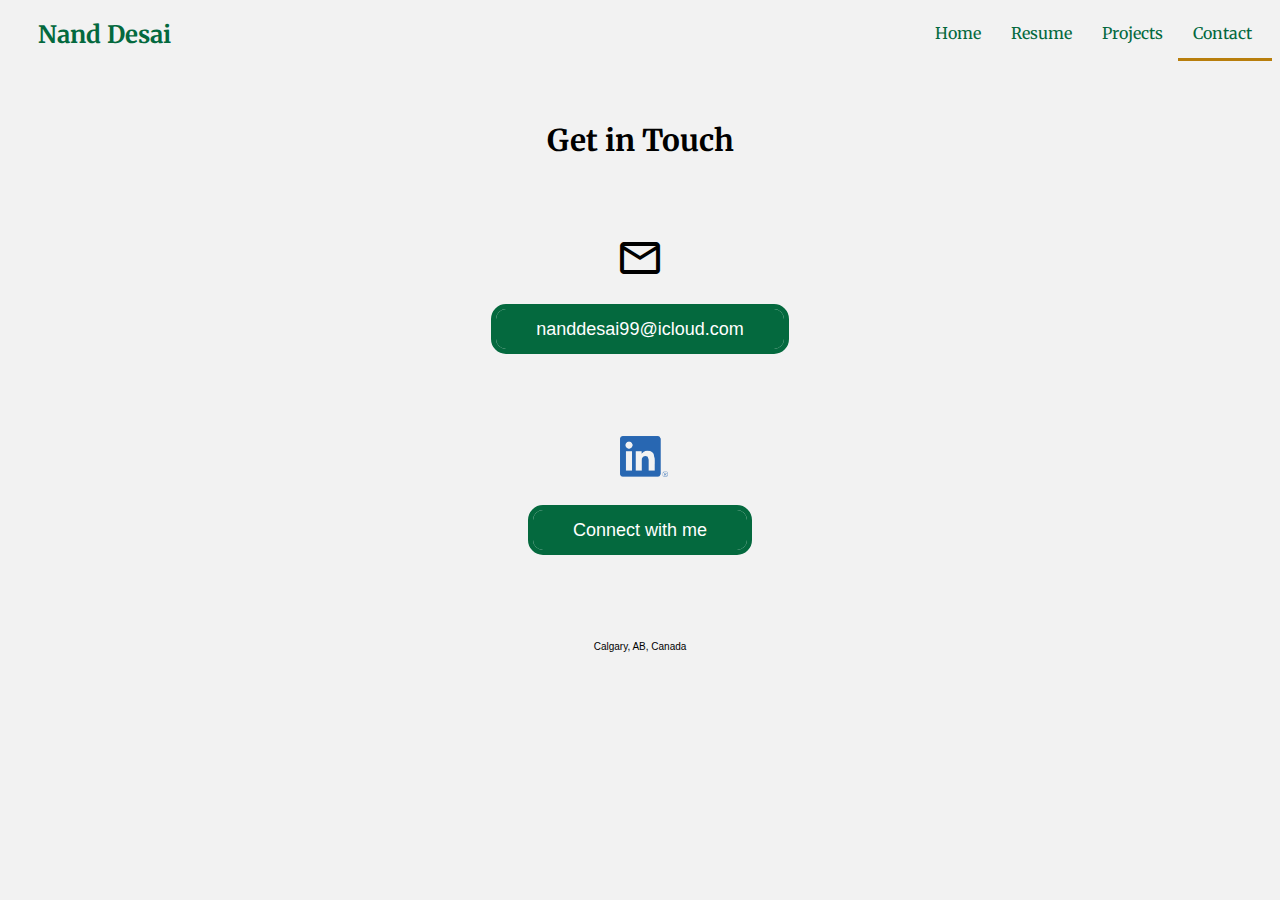
<file: contact.html>
<!-- Nand Desai, Business Card website, HTML file for contact page -->
<!DOCTYPE html>
<html lang="en-CA">
<meta name="viewport" content="width=device-width, initial-scale=1">
<head>
  <!-- Google tag (gtag.js) -->
<script async src="https://www.googletagmanager.com/gtag/js?id=G-M0N6STV147"></script>
<script>
  window.dataLayer = window.dataLayer || [];
  function gtag(){dataLayer.push(arguments);}
  gtag('js', new Date());

  gtag('config', 'G-M0N6STV147');
</script>
<link rel="stylesheet" href="nand-desai-style.css">
<link href="https://fonts.googleapis.com/icon?family=Material+Icons"
      rel="stylesheet">
<link rel="preconnect" href="https://fonts.gstatic.com">
<link href="https://fonts.googleapis.com/css2?family=Merriweather&family=Open+Sans&display=swap" rel="stylesheet">
<title>Nand Desai</title>
</head>
<body>
  <div class="nav">
    <div class="innernav">
      <div class="main-title">Nand Desai</div>
      <a href="index.html" class="navlinks">Home</a>
      <a href="resume.html" class="navlinks">Resume</a>
      <a href="projects.html" class="navlinks">Projects</a>
      <a href="contact.html" class="navlinks active" style="padding-right:20px">Contact</a>
    </div>
  </div>
  <div style="text-align:center;">
    <div class="getintouch">Get in Touch</div>
    <div class="emailicon">
      <span class="material-icons md-48">mail_outline</span>
    </div>
    <div style="padding-top: 10px;">
      <a href="mailto:nanddesai99@icloud.com" class=contactlink>nanddesai99@icloud.com</a>
    </div>
    <div class="linkedin">
      <img src="LI-In-Bug.png" width="48px" class="linkedinlogo"></img>
    </div>
    <div style="padding-top: 10px;">
      <a href="https://www.linkedin.com/in/nandd" target="_blank" rel="noopener noreferrer" class=contactlink>Connect with me</a>
    </div>
  </div>
    <div class="location">Calgary, AB, Canada</div>

    <!-- Bottom navi bar -->
    <div class="float-nav">
      <div class="float-nav-back">
        <a href="index.html" class="float-navlinks">Home</a>
        <a href="resume.html" class="float-navlinks">Resume</a>
        <a href="projects.html" class="float-navlinks">Projects</a>
        <a href="contact.html" class="float-navlinks float-active">Contact</a>
      </div>
    </div>
</body>
</html>
</file>
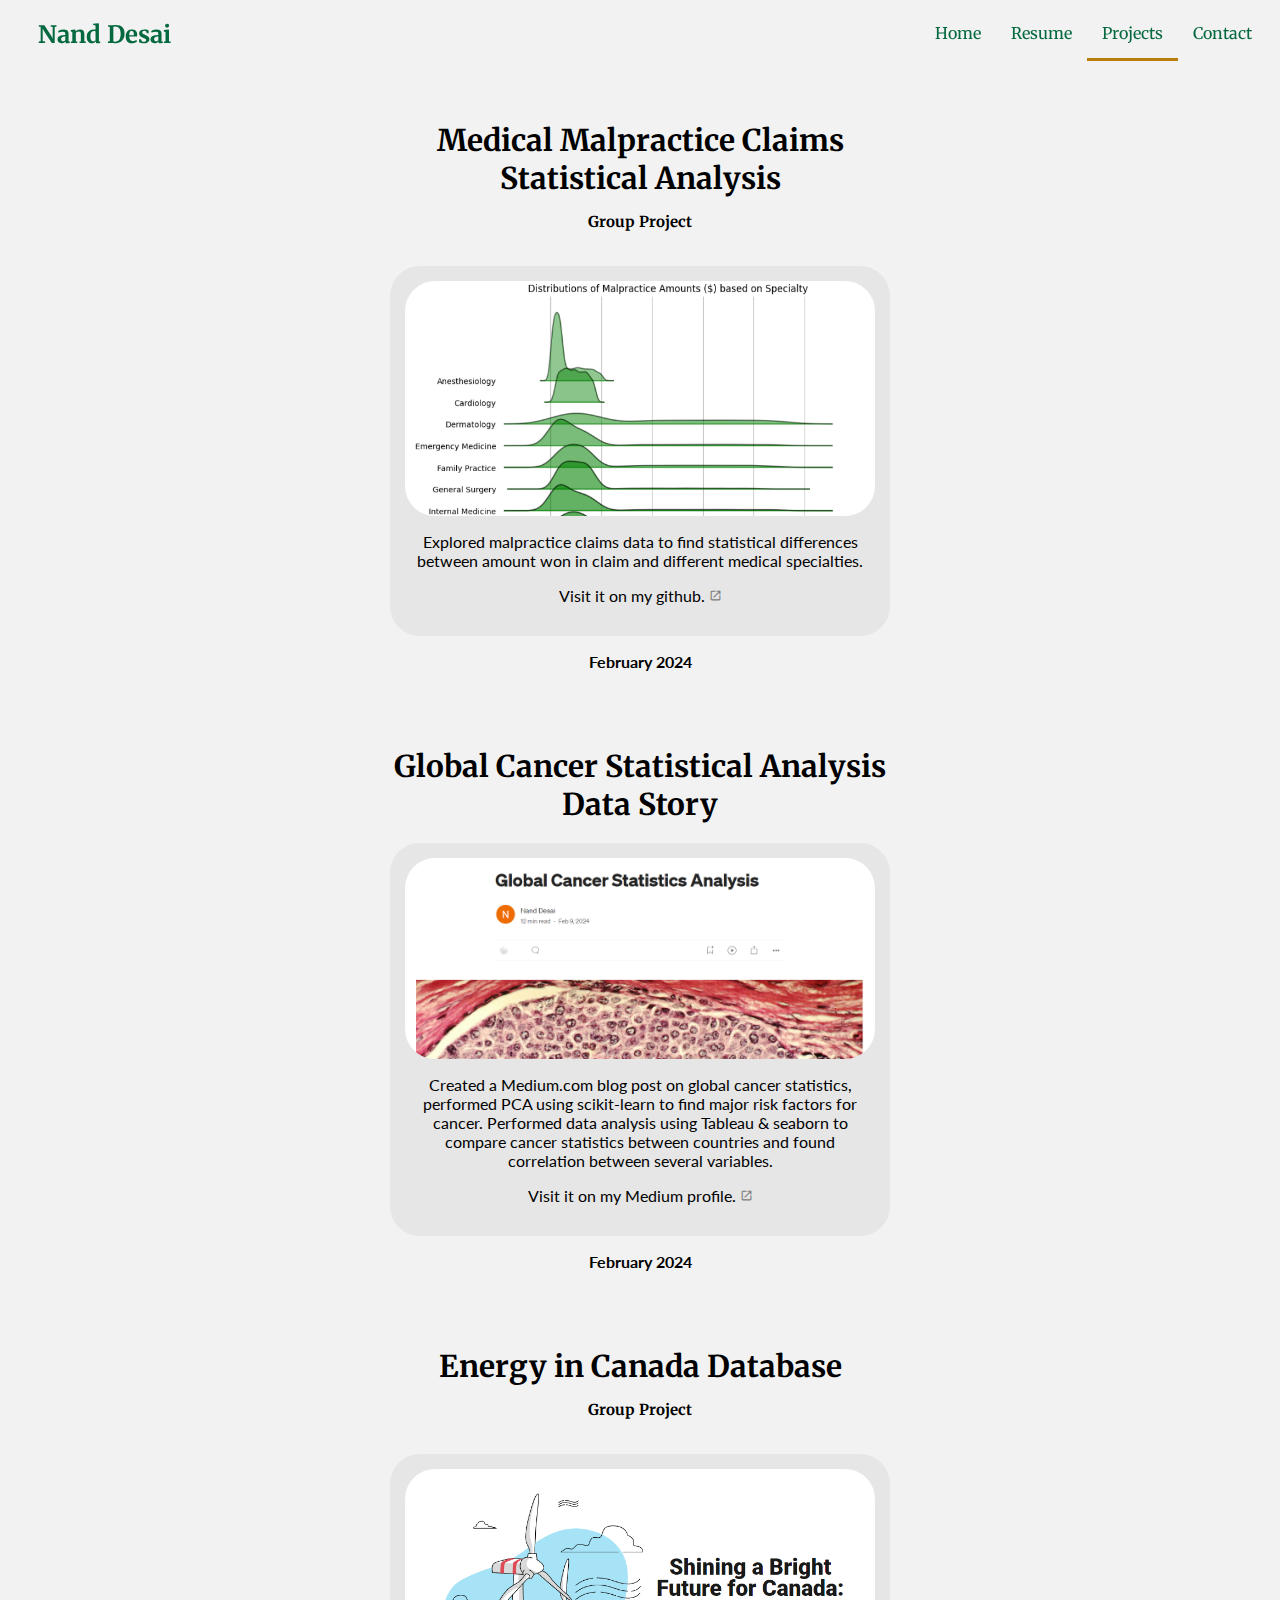
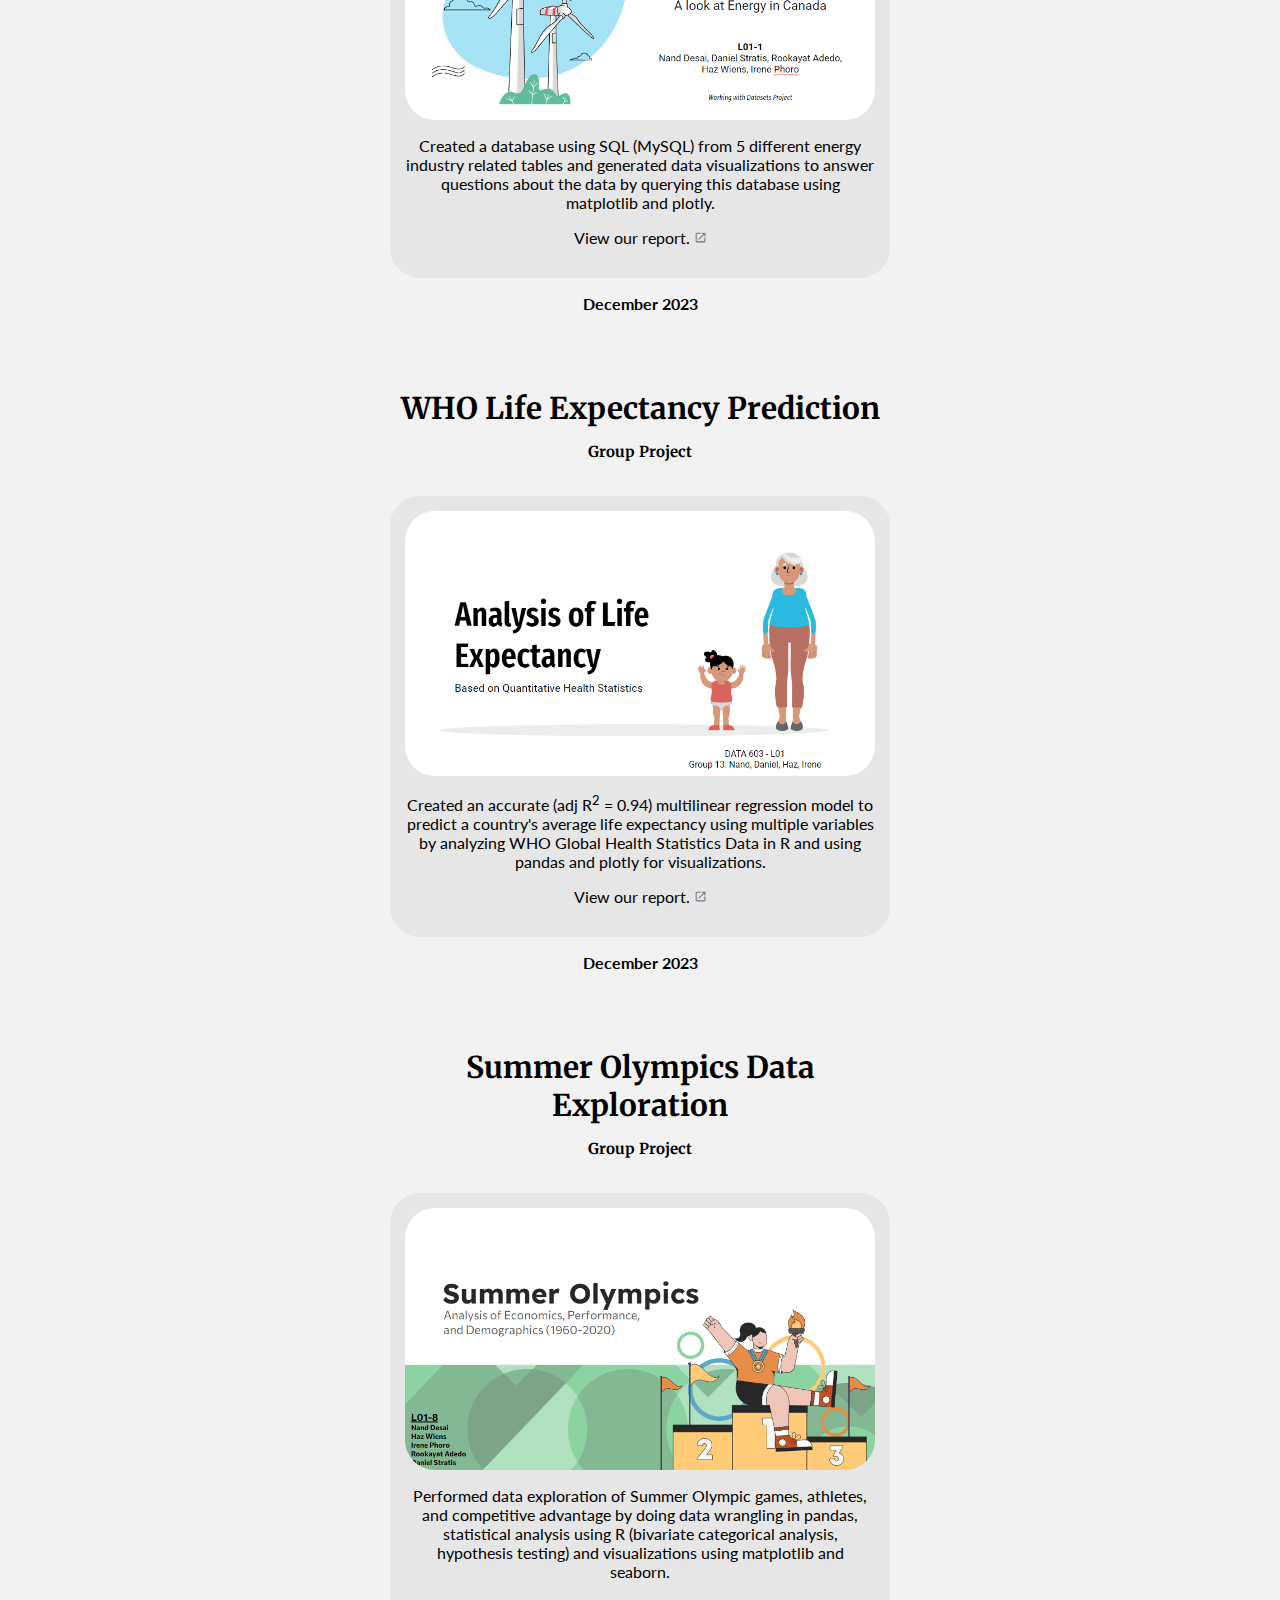
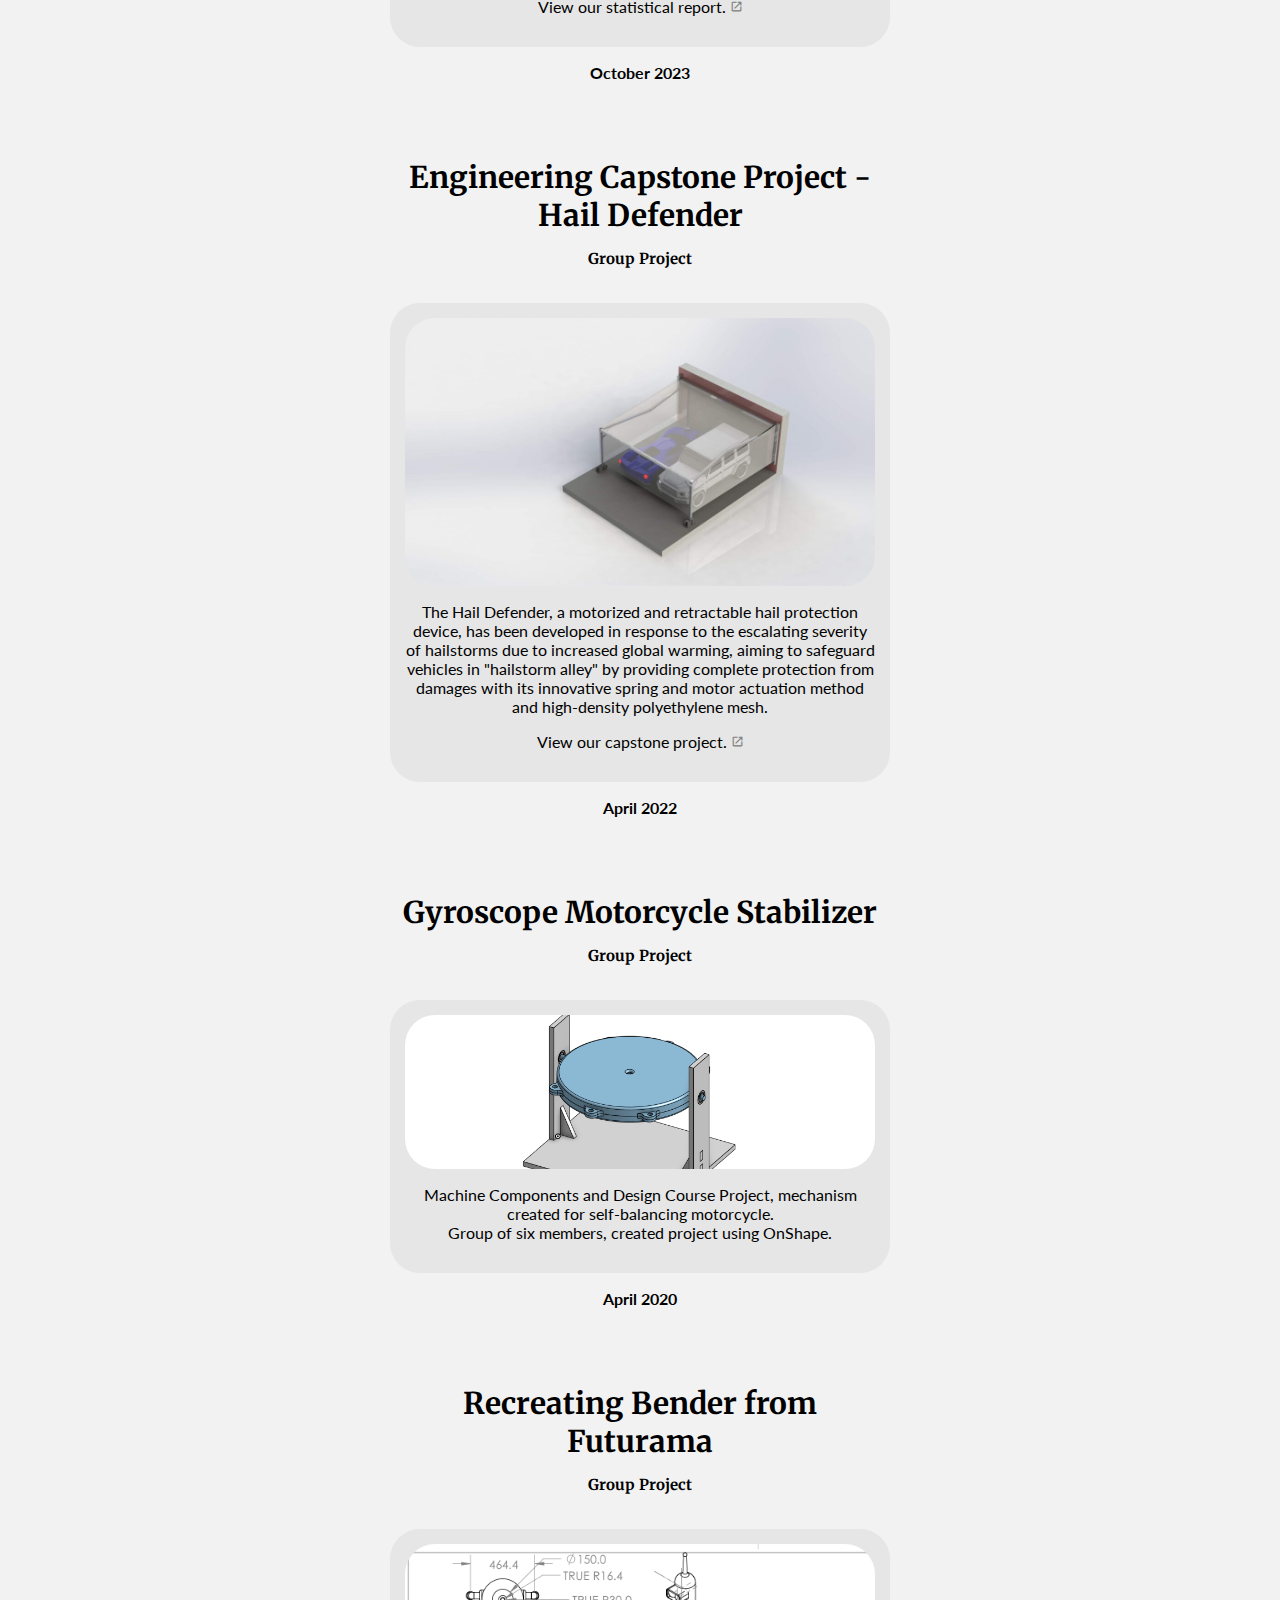
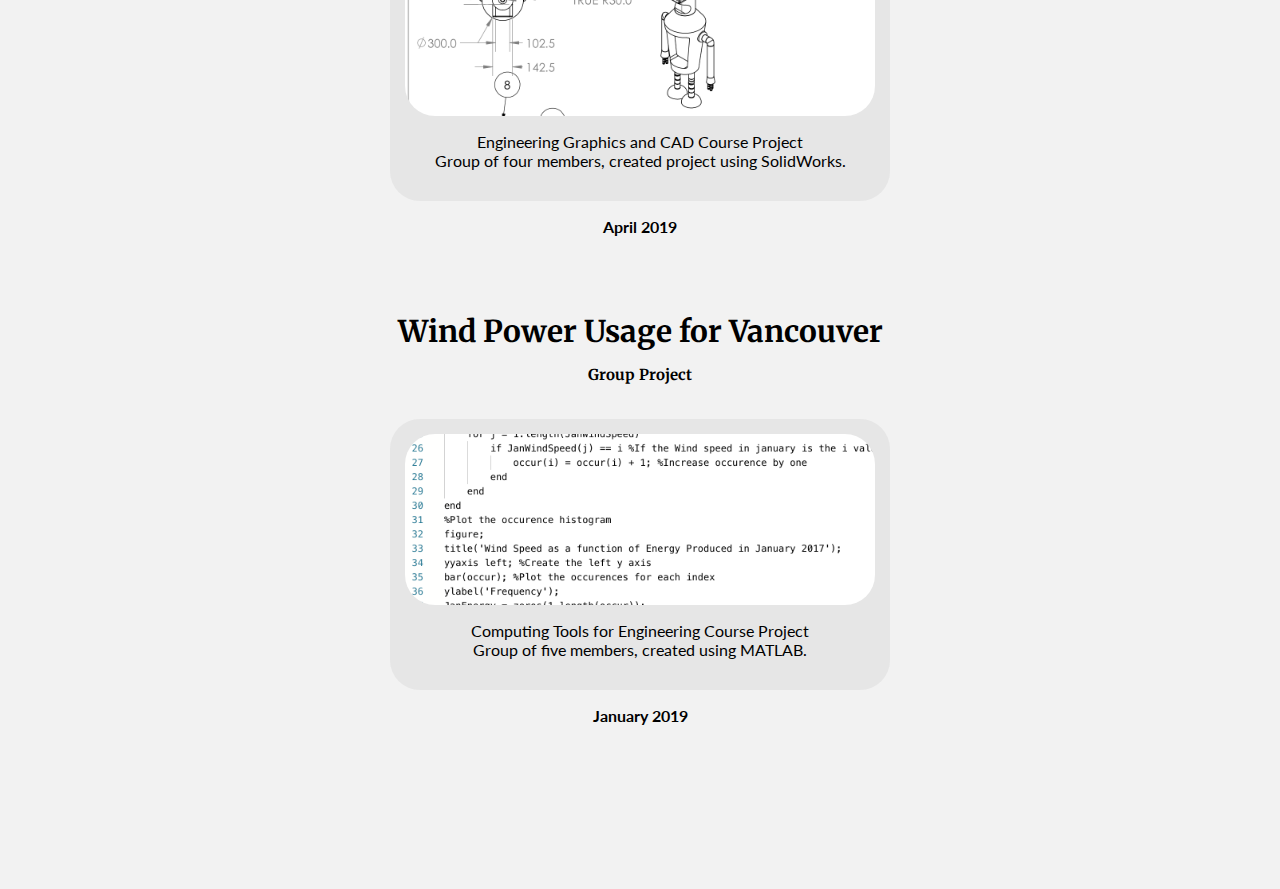
<file: projects.html>
<!-- Nand Desai, Business Card website, HTML file for projects page -->
<!DOCTYPE html>
<html lang="en-CA">
<meta name="viewport" content="width=device-width, initial-scale=1">
<head>
  <!-- Google tag (gtag.js) -->
<script async src="https://www.googletagmanager.com/gtag/js?id=G-M0N6STV147"></script>
<script>
  window.dataLayer = window.dataLayer || [];
  function gtag(){dataLayer.push(arguments);}
  gtag('js', new Date());

  gtag('config', 'G-M0N6STV147');
</script>
<link rel="stylesheet" href="nand-desai-style.css">
<link rel="stylesheet" href="https://fonts.googleapis.com/icon?family=Material+Icons">
<link href="https://fonts.googleapis.com/css2?family=Merriweather&family=Open+Sans&display=swap" rel="stylesheet">
<link rel="preconnect" href="https://fonts.googleapis.com">
<link rel="preconnect" href="https://fonts.gstatic.com" crossorigin>
<link href="https://fonts.googleapis.com/css2?family=Lato:ital,wght@0,100;0,300;0,400;0,700;0,900;1,100;1,300;1,400;1,700;1,900&display=swap" rel="stylesheet">
<title>Nand Desai</title>
</head>
<body>
  <div class="nav">
    <div class="innernav">
      <div class="main-title">Nand Desai</div>
      <a href="index.html" class="navlinks">Home</a>
      <a href="resume.html" class="navlinks">Resume</a>
      <a href="projects.html" class="navlinks active">Projects</a>
      <a href="contact.html" class="navlinks" style="padding-right:20px">Contact</a>
    </div>
  </div>
  <!-- Projects start -->
  <div class="resume-page">

    <!-- malpractice project -->
    <h1 class="resumeheaders">Medical Malpractice Claims Statistical Analysis<p style="text-align: center;font-size: 15px;">Group Project</p></h1>

    <div class="resumeblobs">
      <img src="malpractice.png" class="project-img"></img>
      <p>Explored malpractice claims data to find statistical differences between amount won in claim and different medical specialties. </p>
      <p>Visit it on my github. <a href="https://github.com/nand-desai/Data-606-Final-Project" target="_blank" style="text-decoration:none; color:gray;"><span class="material-icons md-13 icon-size">open_in_new</span></a> 
    </div>
    <p class="years">February 2024</p>
    
    <!-- Cancer project -->
    <h1 class="resumeheaders">Global Cancer Statistical Analysis Data Story</h1>

    <div class="resumeblobs">
      <img src="cancer.png" class="project-img"></img>
      <p>Created a Medium.com blog post on global cancer statistics, performed PCA using scikit-learn to find major risk factors for cancer. Performed data analysis using Tableau & seaborn to compare cancer statistics between countries and found correlation between several variables. </p>
      <p>Visit it on my Medium profile. <a href="https://medium.com/@nandsquare1999/global-cancer-statistics-analysis-940088e54e1c" target="_blank" style="text-decoration:none; color:gray;"><span class="material-icons md-13 icon-size">open_in_new</span></a> 
    </div>
    <p class="years">February 2024</p>

    <!-- Energy in Canada project -->
    <h1 class="resumeheaders">Energy in Canada Database<p style="text-align: center;font-size: 15px;">Group Project</p></h1>

    <div class="resumeblobs">
      <img src="energy.png" class="project-img"></img>
      <p> Created a database using SQL (MySQL) from 5 different energy industry related tables and generated data visualizations to 
        answer questions about the data by querying this database using matplotlib and plotly. </p>
      <p>View our report. <a href="https://drive.google.com/file/d/179un5_uJoQSjT_nd8KvA89I_2OK4vVD5/view?usp=sharing" target="_blank" style="text-decoration:none; color:gray;"><span class="material-icons md-13 icon-size">open_in_new</span></a> 
    </div>
    <p class="years">December 2023</p>
   
    <!-- WHO project -->
    <h1 class="resumeheaders">WHO Life Expectancy Prediction<p style="text-align: center;font-size: 15px;">Group Project</p></h1>

    <div class="resumeblobs">
      <img src="who.png" class="project-img"></img>
      <p> Created an accurate (adj R<sup>2</sup> = 0.94) multilinear regression model to predict a country's average life expectancy using multiple 
        variables by analyzing WHO Global Health Statistics Data in R and using pandas and plotly for visualizations. </p>
      <p>View our report. <a href="DATA603-Project_code.html" target="_blank" style="text-decoration:none; color:gray;"><span class="material-icons md-13 icon-size">open_in_new</span></a> 
    </div>
    <p class="years">December 2023</p>

     <!-- Summer olympic project -->
     <h1 class="resumeheaders">Summer Olympics Data Exploration<p style="text-align: center;font-size: 15px;">Group Project</p></h1>

     <div class="resumeblobs">
       <img src="summerolympic.png" class="project-img"></img>
       <p>Performed data exploration of Summer Olympic games, athletes, and competitive advantage by doing data wrangling in pandas, 
        statistical analysis using R (bivariate categorical analysis, hypothesis testing) and visualizations using matplotlib and seaborn.</p>
       <p>View our statistical report. <a href="https://drive.google.com/file/d/1flvpDUkAPu0qCraDHi-W4jt3TfTGy7TL/view?usp=sharing" target="_blank" style="text-decoration:none; color:gray;"><span class="material-icons md-13 icon-size">open_in_new</span></a> 
     </div>
     <p class="years">October 2023</p>

     <!-- Capstone project -->
    <h1 class="resumeheaders">Engineering Capstone Project - Hail Defender<p style="text-align: center;font-size: 15px;">Group Project</p></h1>

    <div class="resumeblobs">
      <img src="haildefender.jpg" class="project-img"></img>

      </p>The Hail Defender, a motorized and retractable hail protection device, has been developed in response to the escalating severity of hailstorms due to increased global warming, aiming to safeguard vehicles in "hailstorm alley" by providing complete protection from damages with its innovative spring and motor actuation method and high-density polyethylene mesh.</p>
      <p>View our capstone project. <a href="https://engineeringdesignfair.ucalgary.ca/entrepreneurial/hail-defender/" target="_blank" style="text-decoration:none; color:gray;"><span class="material-icons md-13 icon-size">open_in_new</span></a> 
    </div>
    <p class="years">April 2022</p>

    <!-- Self-balancing cycle -->
    <h1 class="resumeheaders">Gyroscope Motorcycle Stabilizer<p style="text-align: center;font-size: 15px;">Group Project</p></h1>

    <div class="resumeblobs">
      <img src="gyro.png" class="project-img"></img>

      </p>Machine Components and Design Course Project, mechanism created for self-balancing motorcycle.<br>Group of six members, created project using OnShape.</p>
    </div>
    <p class="years">April 2020</p>

    <!-- Bender from Futurama -->
    <h1 class="resumeheaders">Recreating Bender from Futurama<p style="text-align: center;font-size: 15px;">Group Project</p></h1>

    <div class="resumeblobs">
      <img src="bender.png" class="project-img"></img>

      </p>Engineering Graphics and CAD Course Project<br>Group of four members, created project using SolidWorks.</p>
    </div>
    <p class="years">April 2019</p>

    <!-- Wind Power -->
    <h1 class="resumeheaders">Wind Power Usage for Vancouver<p style="text-align: center;font-size: 15px;">Group Project</p></h1>

    <div class="resumeblobs">
      <img src="matlab.png" class="project-img"></img>

      </p>Computing Tools for Engineering Course Project<br>Group of five members, created using MATLAB.</p>
    </div>
    <p class="years">January 2019</p>

  </div>

  <div style="padding:70px;">
  </div>

  <!-- Bottom navi bar -->
  <div class="float-nav">
    <div class="float-nav-back">
      <a href="index.html" class="float-navlinks">Home</a>
      <a href="resume.html" class="float-navlinks">Resume</a>
      <a href="projects.html" class="float-navlinks float-active">Projects</a>
      <a href="contact.html" class="float-navlinks">Contact</a>
    </div>
  </div>
</body>
</html>
</file>
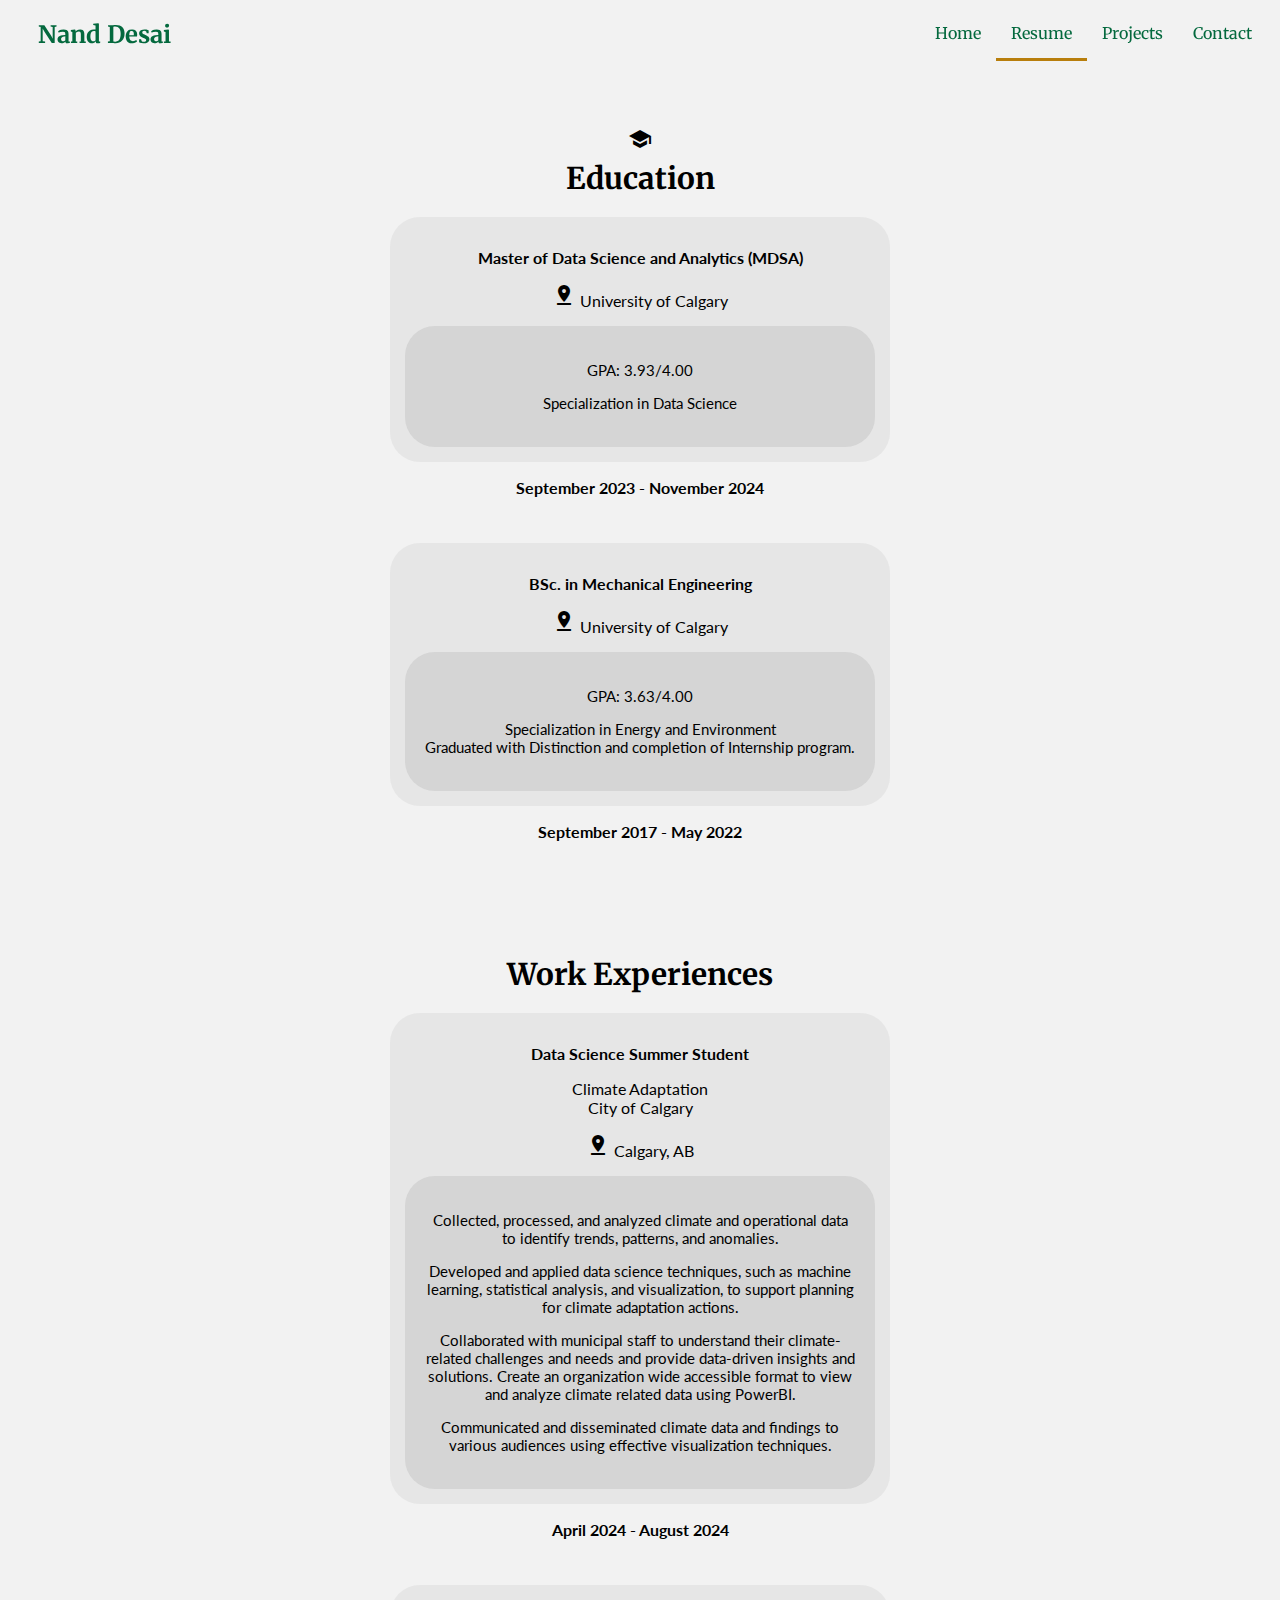
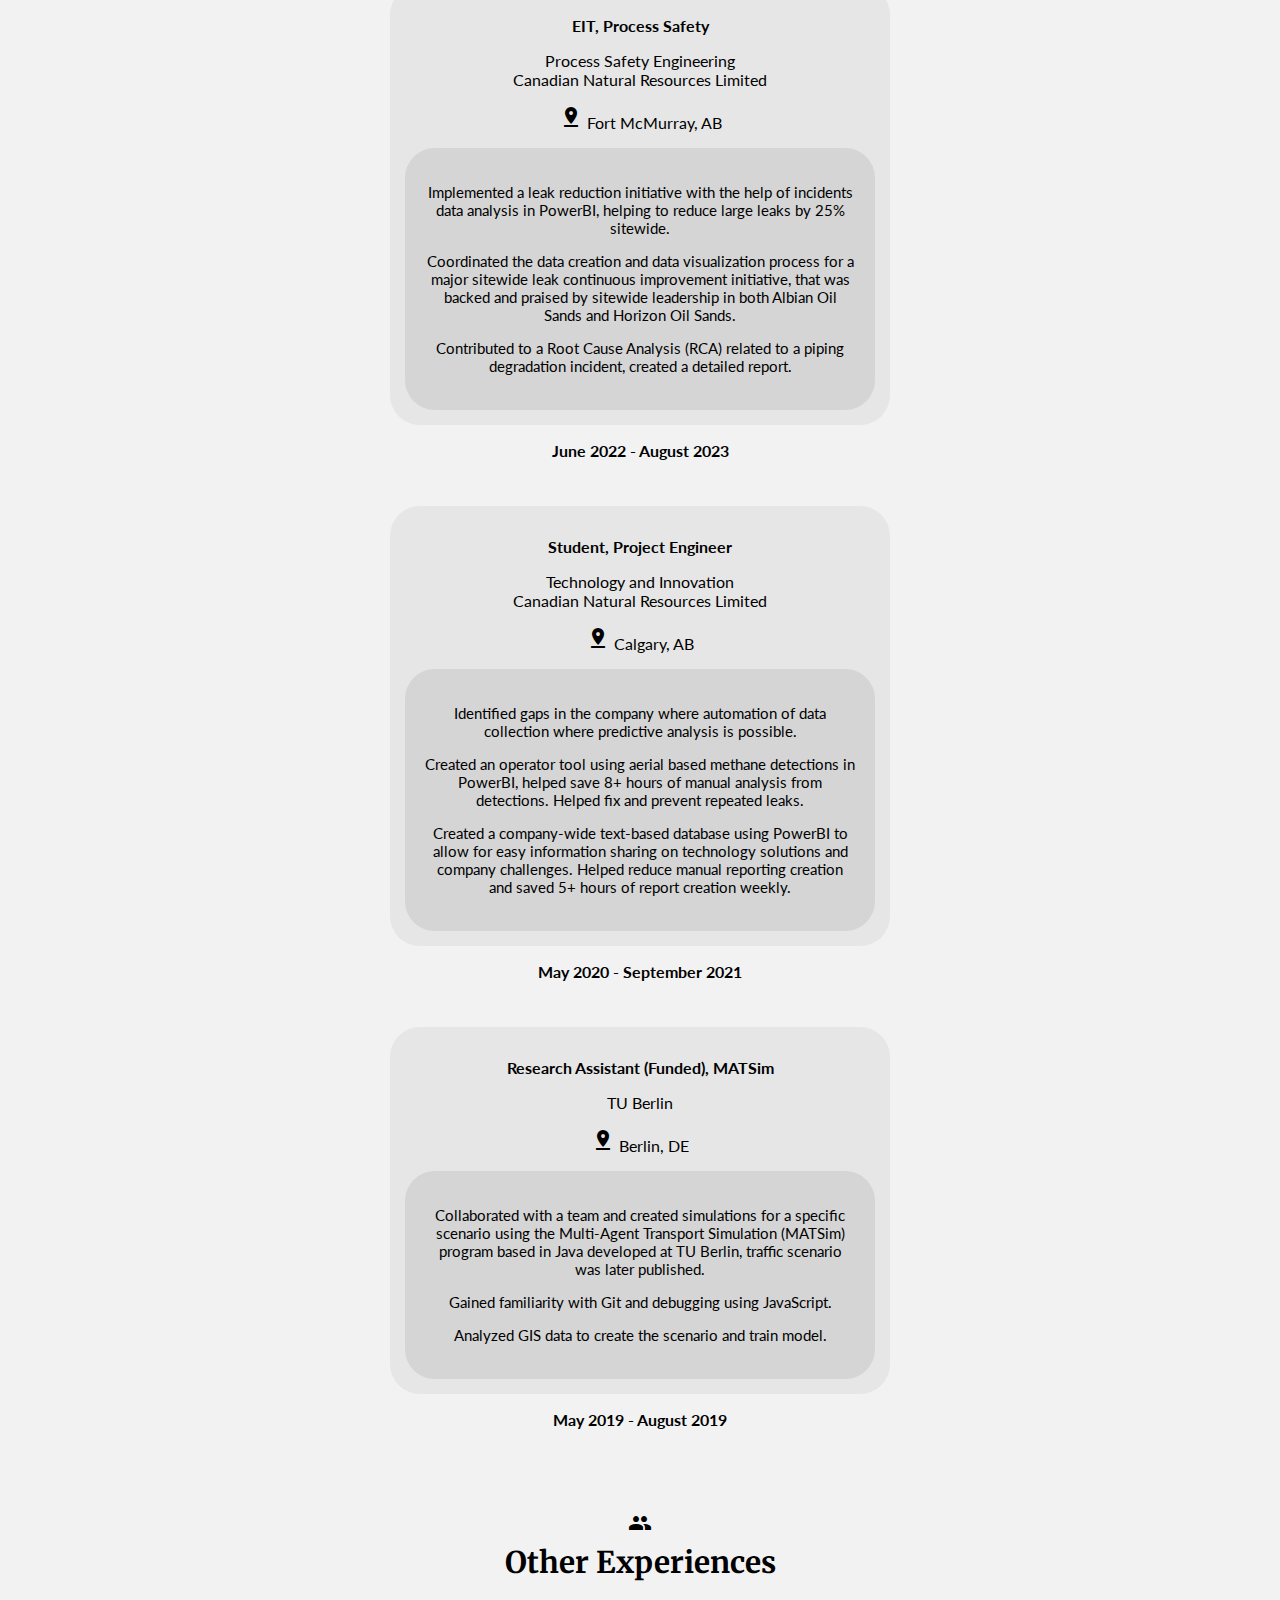
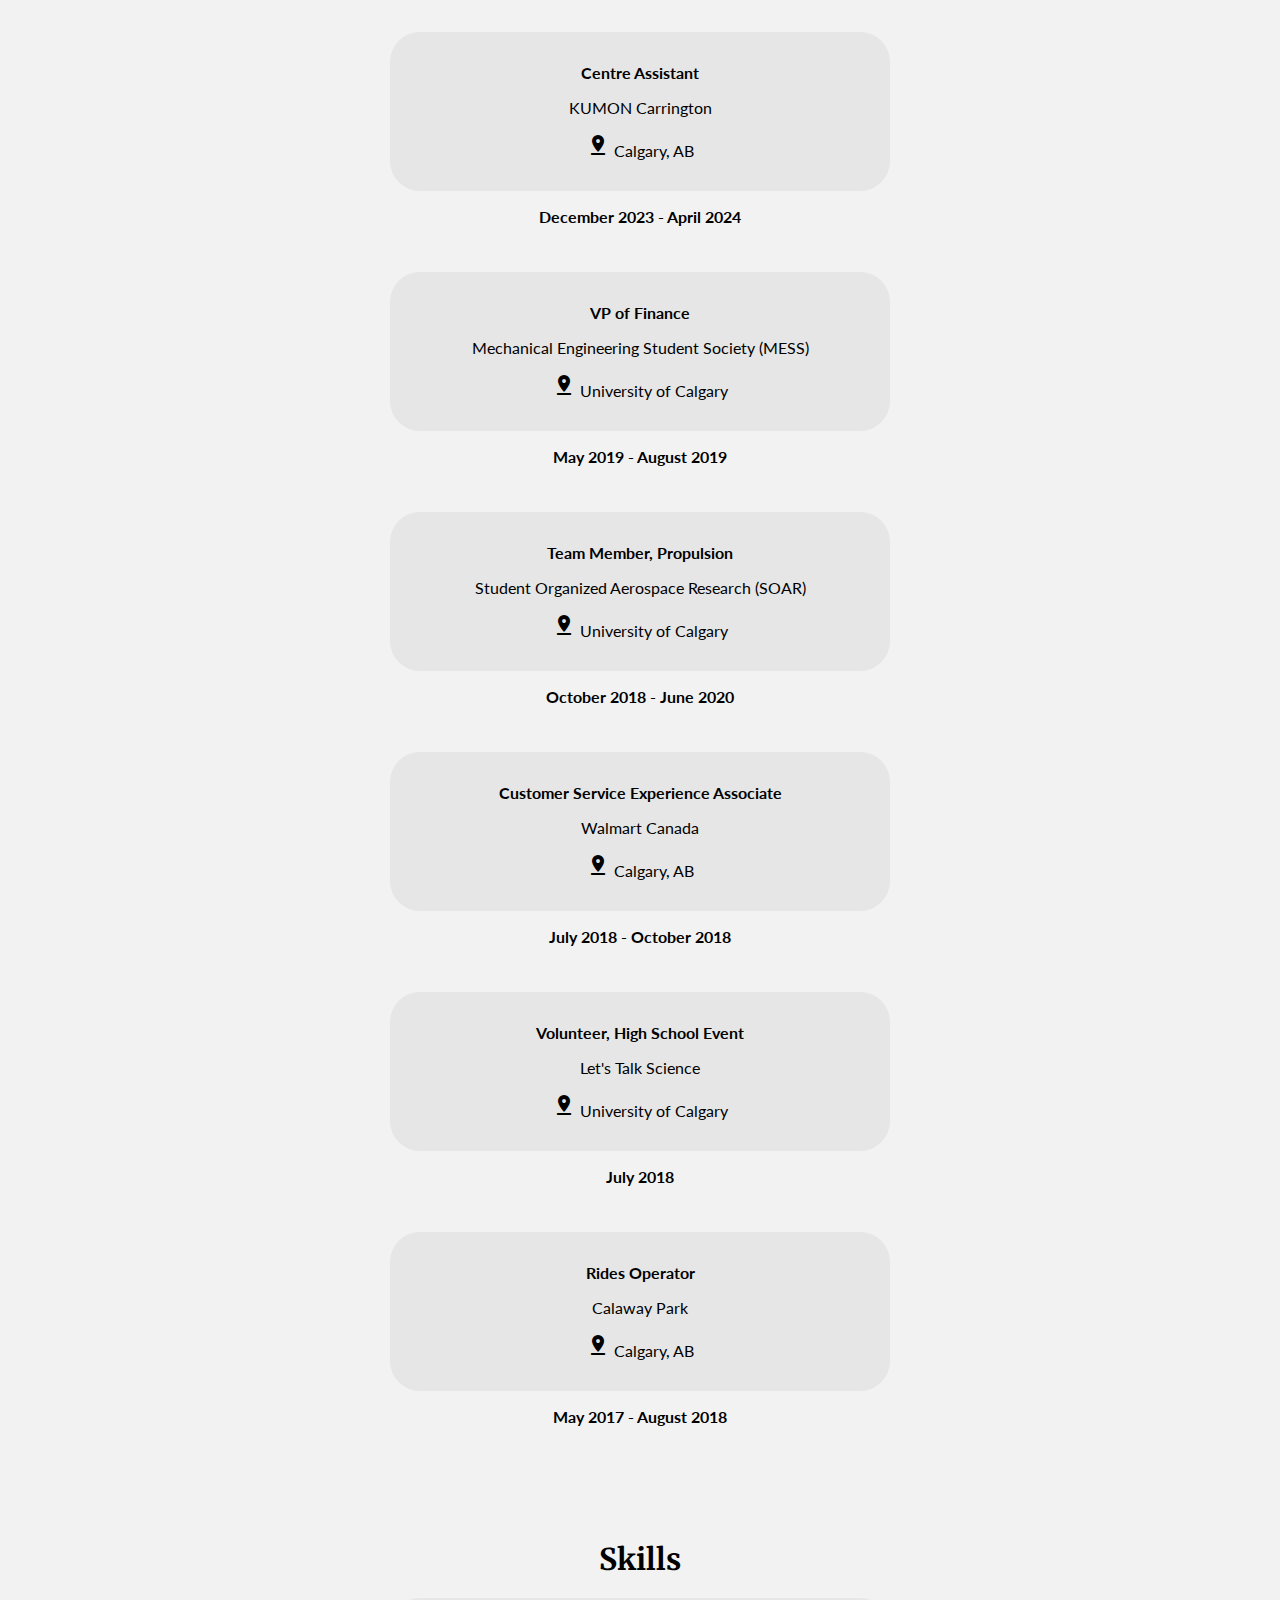
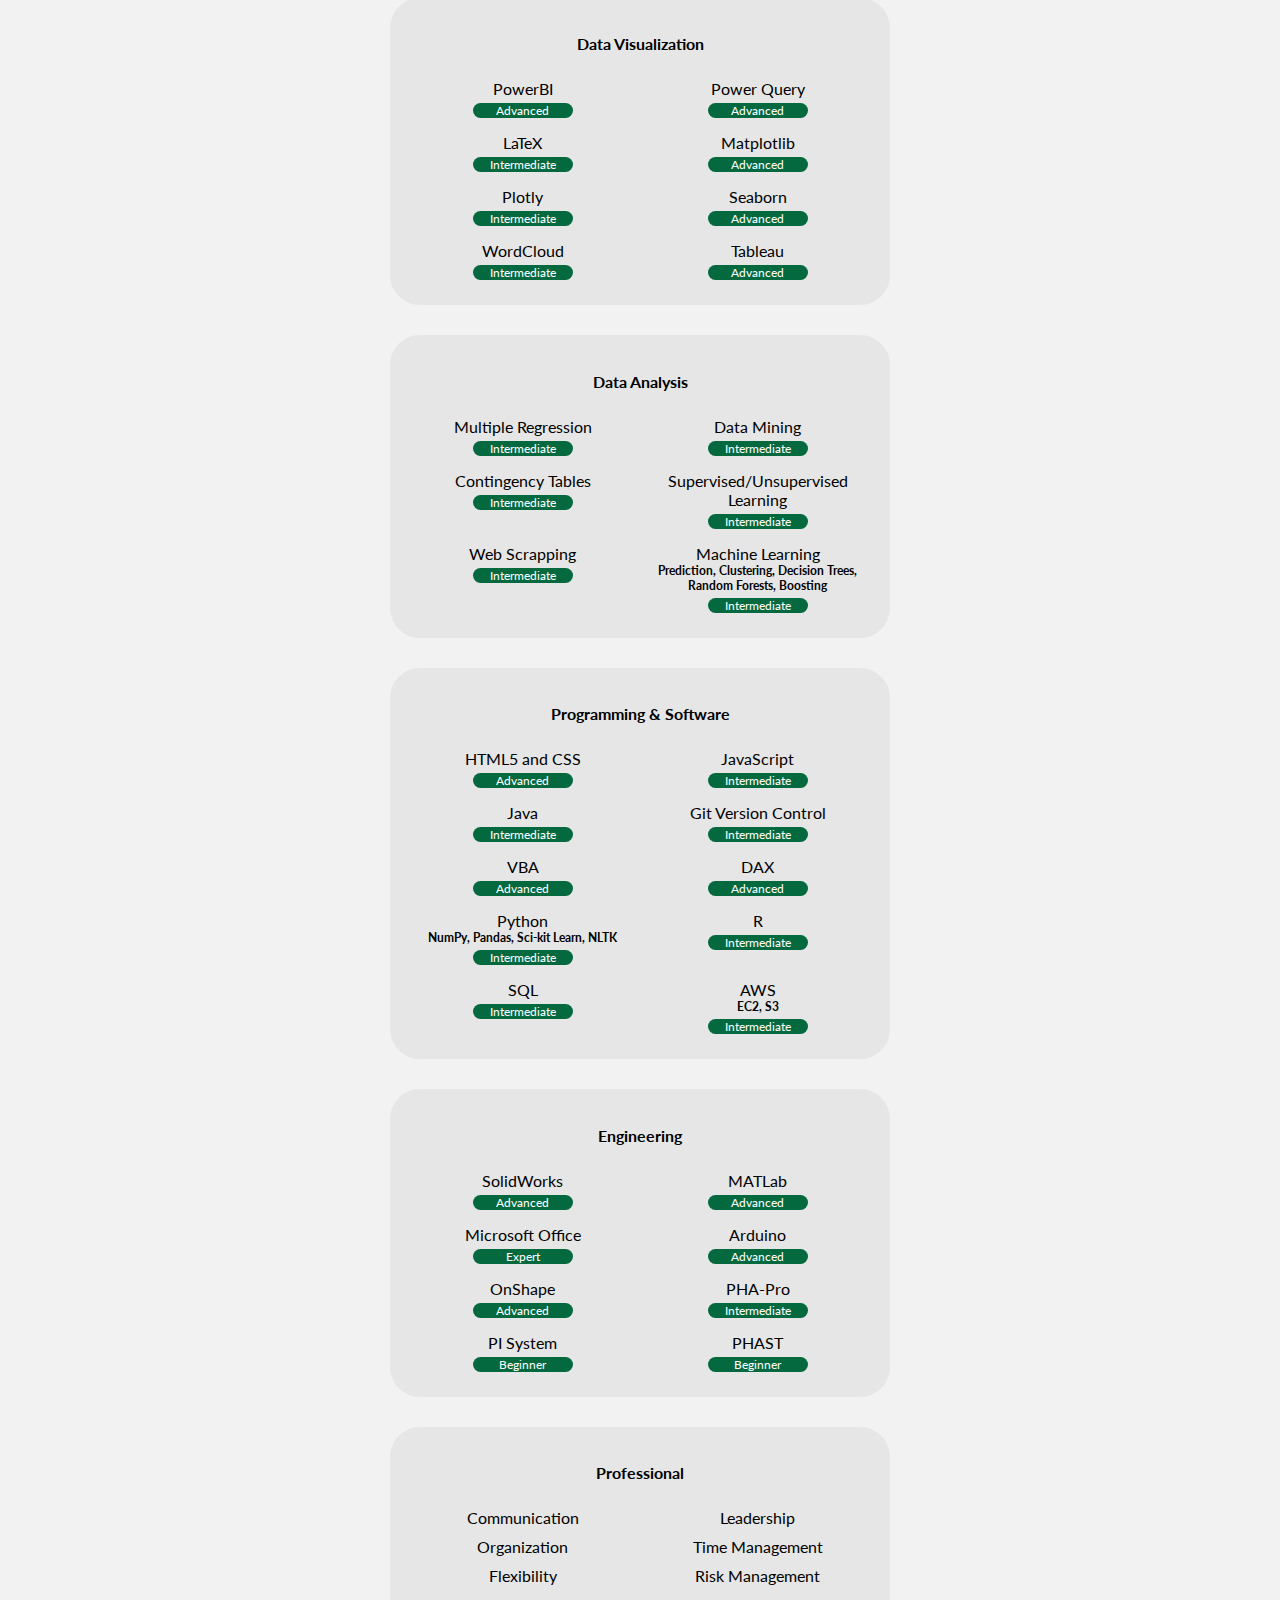
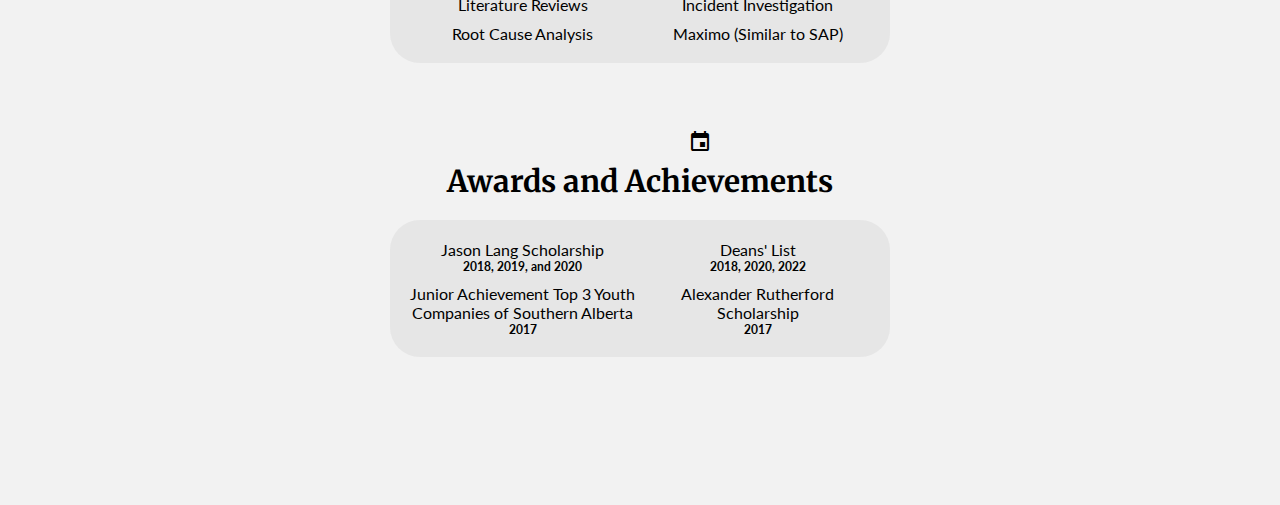
<file: resume.html>
<!-- Nand Desai, Business Card website, HTML file for resume page -->
<!DOCTYPE html>
<html lang="en-CA">
<meta name="viewport" content="width=device-width, initial-scale=1">
<head>
  <!-- Google tag (gtag.js) -->
<script async src="https://www.googletagmanager.com/gtag/js?id=G-M0N6STV147"></script>
<script>
  window.dataLayer = window.dataLayer || [];
  function gtag(){dataLayer.push(arguments);}
  gtag('js', new Date());

  gtag('config', 'G-M0N6STV147');
</script>
<link rel="stylesheet" href="nand-desai-style.css">
<link rel="stylesheet" href="https://fonts.googleapis.com/icon?family=Material+Icons">
<link rel="preconnect" href="https://fonts.googleapis.com">
<link rel="preconnect" href="https://fonts.gstatic.com" crossorigin>
<link href="https://fonts.googleapis.com/css2?family=Lato:ital,wght@0,100;0,300;0,400;0,700;0,900;1,100;1,300;1,400;1,700;1,900&display=swap" rel="stylesheet">
<link href="https://fonts.googleapis.com/css2?family=Merriweather&family=Open+Sans&display=swap" rel="stylesheet">
<title>Nand Desai</title>
</head>
<body>
  <!-- Navigation Bar Starts-->
  <div class="nav">
    <div class="innernav">
      <div class="main-title">Nand Desai</div>
      <a href="index.html" class="navlinks">Home</a>
      <a href="resume.html" class="navlinks active">Resume</a>
      <a href="projects.html" class="navlinks">Projects</a>
      <a href="contact.html" class="navlinks" style="padding-right:20px">Contact</a>
    </div>
  </div>
  <!-- Navigation Bar Ends -->

  <!-- Resume start -->
  <div class="resume-page">

    <!-- Education starts -->
    <h1 class="resumeheaders"><span class="material-icons">school</span><br>Education</h1>
    <div class="resumeblobs">
      <p><strong>Master of Data Science and Analytics (MDSA)</strong></p>
      <p><span class="material-icons">pin_drop</span> University of Calgary</p>
      <div class="resumeinfo">
        <p>GPA: 3.93/4.00</p>
        <p>Specialization in Data Science</p> 
      </div>
    </div>
    <p class="years">September 2023 - November 2024</p>
     
    <div class="resumeblobs" style="margin-top:30px;">
      <p><strong>BSc. in Mechanical Engineering</strong></p>
      <p><span class="material-icons">pin_drop</span> University of Calgary</p>
      <div class="resumeinfo">
        <p>GPA: 3.63/4.00</p> 
        <p>Specialization in Energy and Environment<br>Graduated with Distinction and completion of Internship program.</p>
      </div>
    </div>
    <p class="years">September 2017 - May 2022</p>
    
  <!-- Education ends -->

  <!-- Work Experiences Starts -->
  <h1 class="resumeheaders"><span class="material-icons">engineering</span><br>Work Experiences</h1>

  <!-- City of Calgary -->
  <div class="resumeblobs">
    <p><strong>Data Science Summer Student</strong></p>
    <p>Climate Adaptation<br>City of Calgary</p>
    <p><span class="material-icons">pin_drop</span> Calgary, AB</p>
    <div class="resumeinfo">
      <p>Collected, processed, and analyzed climate and operational data to identify trends, patterns, and anomalies.</p>
      <p>Developed and applied data science techniques, such as machine learning, statistical analysis, and visualization, to support planning for climate adaptation actions.</p>
      <p>Collaborated with municipal staff to understand their climate-related challenges and needs and provide data-driven insights and solutions. Create an organization wide accessible format to view and analyze climate related data using PowerBI.</p>
      <p>Communicated and disseminated climate data and findings to various audiences using effective visualization techniques.</p>
    </div>
  </div>
  <p class="years">April 2024 - August 2024</p>
    <!-- CNRL -->
  <div class="resumeblobs" style="margin-top:30px;">
    <p><strong>EIT, Process Safety</strong></p>
    <p>Process Safety Engineering<br>Canadian Natural Resources Limited</p>
    <p><span class="material-icons">pin_drop</span> Fort McMurray, AB</p>
    <div class="resumeinfo">
      <p>Implemented a leak reduction initiative with the help of incidents data analysis in PowerBI, helping to reduce large leaks by 25% 
        sitewide.</p>
      <p>Coordinated the data creation and data visualization process for a major sitewide leak continuous improvement initiative, that 
        was backed and praised by sitewide leadership in both Albian Oil Sands and Horizon Oil Sands.</p>
      <p>Contributed to a Root Cause Analysis (RCA) related to a piping degradation incident, created a detailed report.</p>
    </div>
      
  </div>
  <p class="years">June 2022 - August 2023</p>
  <!-- CNRL -->
  <div class="resumeblobs" style="margin-top:30px;">
      <p><strong>Student, Project Engineer</strong></p>
      <p>Technology and Innovation<br>Canadian Natural Resources Limited</p>
      <p><span class="material-icons">pin_drop</span> Calgary, AB</p>
      <div class="resumeinfo">
        <p>Identified gaps in the company where automation of data collection where predictive analysis is possible. </p>
        <p>Created an operator tool using aerial based methane detections in PowerBI, helped save 8+ hours of manual analysis from 
          detections. Helped fix and prevent repeated leaks. </p>
        <p>Created a company-wide text-based database using PowerBI to allow for easy information sharing on technology solutions 
          and company challenges. Helped reduce manual reporting creation and saved 5+ hours of report creation weekly. </p>
      </div>
  </div>
  <p class="years">May 2020 - September 2021</p>

  <!-- MATSim -->
  <div class="resumeblobs" style="margin-top:30px;">
      <p><strong>Research Assistant (Funded), MATSim</strong></p>
      <p>TU Berlin<br></p>
      <p><span class="material-icons">pin_drop</span> Berlin, DE</p>
      <div class="resumeinfo">
        <p>Collaborated with a team and created simulations for a specific scenario using the Multi-Agent Transport Simulation (MATSim) 
          program based in Java developed at TU Berlin, traffic scenario was later published. </p>
        <p>Gained familiarity with Git and debugging using JavaScript. </p>
        <p>Analyzed GIS data to create the scenario and train model. </p>
      </div>
  </div>
  <p class="years">May 2019 - August 2019</p>

  <!-- Relevant Experiences Ends -->

  <!-- Other Experiences Starts -->
  <h1 class="resumeheaders"><span class="material-icons">group</span><br>Other Experiences</h1>
   <!-- KUMON -->
   <div class="resumeblobs" style="margin-top:30px;">
    <p><strong>Centre Assistant</strong></p>
    <p>KUMON Carrington<br></p>
    <p><span class="material-icons">pin_drop</span> Calgary, AB</p>
    </div>
  <p class="years"> December 2023 - April 2024</p>


  <!-- MESS -->
  <div class="resumeblobs" style="margin-top:30px;">
    <p><strong>VP of Finance</strong></p>
    <p>Mechanical Engineering Student Society (MESS)<br></p>
    <p><span class="material-icons">pin_drop</span> University of Calgary</p>
    </div>
  <p class="years">May 2019 - August 2019</p>

  <!-- SOAR -->
  <div class="resumeblobs" style="margin-top:30px;">
    <p><strong>Team Member, Propulsion</strong></p>
    <p>Student Organized Aerospace Research (SOAR)</p>
    <p><span class="material-icons">pin_drop</span> University of Calgary</p>
  </div>
  <p class="years">October 2018 - June 2020</p>
  <!-- Walmart -->
  <div class="resumeblobs" style="margin-top:30px;">
      <p><strong>Customer Service Experience Associate</strong></p>
      <p>Walmart Canada</p>
      <p><span class="material-icons">pin_drop</span> Calgary, AB</p>
  </div>
  <p class="years">July 2018 - October 2018</p>

  <!-- Let's Talk Science -->
  <div class="resumeblobs" style="margin-top:30px;">
    <p><strong>Volunteer, High School Event</strong></p>
    <p>Let's Talk Science</p>
    <p><span class="material-icons">pin_drop</span> University of Calgary</p>
  </div>
  <p class="years">July 2018</p>

  <!-- Calaway -->
  <div class="resumeblobs" style="margin-top:30px;">
    <p><strong>Rides Operator</strong></p>
    <p>Calaway Park</p>
    <p><span class="material-icons">pin_drop</span> Calgary, AB</p>
  </div>
  <p class="years">May 2017 - August 2018</p>

  <!-- Other Experiences ends -->

  <!-- Skills Section Starts -->
  <h1 class="resumeheaders"><span class="material-icons">construction</span><br>Skills</h1>

  <!-- Data Visualization Skills -->
  <div class="resumeblobs">
      <h4>Data Visualization</h4>
      <div class="skill-panel">
        <div class="skill-box">PowerBI
          <div class="skill-level">Advanced</div>
        </div>
        <div class="skill-box">Power Query
          <div class="skill-level">Advanced</div>
        </div>
        <div class="skill-box">LaTeX
          <div class="skill-level">Intermediate</div>
        </div>
        <div class="skill-box">Matplotlib
          <div class="skill-level">Advanced</div>
        </div>
        <div class="skill-box">Plotly
          <div class="skill-level">Intermediate</div>
        </div>
        <div class="skill-box">Seaborn
          <div class="skill-level">Advanced</div>
        </div>
        <div class="skill-box">WordCloud
          <div class="skill-level">Intermediate</div>
        </div>
        <div class="skill-box">Tableau
          <div class="skill-level">Advanced</div>
        </div>
      </div>
  </div>
<!-- Data Analysis Skills -->
<div class="resumeblobs" style="margin-top:30px;">
  <h4>Data Analysis</h4>
  <div class="skill-panel">
    <div class="skill-box">Multiple Regression
      <div class="skill-level">Intermediate</div>
    </div>
    <div class="skill-box">Data Mining
      <div class="skill-level">Intermediate</div>
    </div>
    <div class="skill-box">Contingency Tables
      <div class="skill-level">Intermediate</div>
    </div>
    <div class="skill-box">Supervised/Unsupervised Learning
      <div class="skill-level">Intermediate</div>
    </div>
    <div class="skill-box">Web Scrapping
      <div class="skill-level">Intermediate</div>
    </div>
    <div class="skill-box">Machine Learning
      <div class="awards-years">Prediction, Clustering, Decision Trees, Random Forests, Boosting</div>
      <div class="skill-level">Intermediate</div>
    </div>
  </div>
</div>
  <!-- Programming/Software skills -->
  <div class="resumeblobs" style="margin-top:30px;">
    <h4>Programming & Software</h4>
    <div class="skill-panel">
      <div class="skill-box">HTML5 and CSS
        <div class="skill-level">Advanced</div>
      </div>
      <div class="skill-box">JavaScript
        <div class="skill-level">Intermediate</div>
      </div>
      <div class="skill-box">Java
        <div class="skill-level">Intermediate</div>
      </div>
      <div class="skill-box">Git Version Control
        <div class="skill-level">Intermediate</div>
      </div>
      <div class="skill-box">VBA
        <div class="skill-level">Advanced</div>
      </div>
      <div class="skill-box">DAX
        <div class="skill-level">Advanced</div>
      </div>
      <div class="skill-box">Python
        <div class="awards-years">NumPy, Pandas, Sci-kit Learn, NLTK</div>
        <div class="skill-level">Intermediate</div>
      </div>
      <div class="skill-box">R
        <div class="skill-level">Intermediate</div>
      </div>
      <div class="skill-box">SQL
        <div class="skill-level">Intermediate</div>
      </div>
      <div class="skill-box">AWS
        <div class="awards-years">EC2, S3</div>
        <div class="skill-level">Intermediate</div>
      </div>
    </div>
  </div>
<!-- Engineering skills -->
<div class="resumeblobs" style="margin-top:30px;">
  <h4>Engineering</h4>
  <div class="skill-panel">
  <div class="skill-box">SolidWorks
    <div class="skill-level">Advanced</div>
  </div>
  <div class="skill-box">MATLab
    <div class="skill-level">Advanced</div>
  </div>
  <div class="skill-box">Microsoft Office
    <div class="skill-level">Expert</div>
  </div>
  <div class="skill-box">Arduino
    <div class="skill-level">Advanced</div>
  </div>
  <div class="skill-box">OnShape
    <div class="skill-level">Advanced</div>
  </div>
  <div class="skill-box">PHA-Pro
    <div class="skill-level">Intermediate</div>
  </div>
  <div class="skill-box">PI System
    <div class="skill-level">Beginner</div>
  </div>
  <div class="skill-box">PHAST
    <div class="skill-level">Beginner</div>
  </div>
</div>
</div>
  <!-- Professional skills -->
  <div class="resumeblobs" style="margin-top:30px;">
    <h4>Professional</h4>
    <div class="skill-panel">
      <div class="skill-box">Communication
      </div>
      <div class="skill-box">Leadership
      </div>
      <div class="skill-box">Organization
      </div>
      <div class="skill-box">Time Management
      </div>
      <div class="skill-box">Flexibility
      </div>
      <div class="skill-box">Risk Management
      </div>
      <div class="skill-box">Literature Reviews
      </div>
      <div class="skill-box">Incident Investigation
      </div>
      <div class="skill-box">Root Cause Analysis
      </div>
      <div class="skill-box">Maximo (Similar to SAP)
      </div>
    </div>
  </div>
  <!-- Awards Section Starts -->
  <h1 class="resumeheaders"><span class="material-icons">emoji_events</span><br>Awards and Achievements</h1>

  <div class="resumeblobs">
      <div class="skill-panel">
        <div class="skill-box">Jason Lang Scholarship
          <div class="awards-years">2018, 2019, and 2020</div>
        </div>
        <div class="skill-box">Deans' List
          <div class="awards-years">2018, 2020, 2022</div>
        </div>
        <div class="skill-box">Junior Achievement Top 3 Youth Companies of Southern Alberta
          <div class="awards-years">2017</div>
        </div>
        <div class="skill-box">Alexander Rutherford Scholarship
          <div class="awards-years">2017</div>
        </div>
      </div>
  </div>

  <div style="padding:70px;">
  </div>
  <!-- Bottom navi bar -->
  <div class="float-nav">
    <div class="float-nav-back">
      <a href="index.html" class="float-navlinks">Home</a>
      <a href="resume.html" class="float-navlinks float-active">Resume</a>
      <a href="projects.html" class="float-navlinks">Projects</a>
      <a href="contact.html" class="float-navlinks">Contact</a>
    </div>
  </div>
</body>
</html>
</file>
<file: nand-desai-style.css>
/* Nand Desai
  Business Card website
  Stylesheet for index.html
*/
/* Navigation bar styling */

.nav{
  overflow:hidden;
  position:-webkit-sticky;
  position: sticky;
  top:0;
  background-color: rgba(242, 242, 242, 0.6);
}
@media screen and (max-width: 800px) {
  .nav a {
    text-align:right;

  }
  .navlinks{
    display: none;
  }
}
/* Styling the top left logo */
.main-title{
  padding-left:30px;
  flex-grow:1;
  color:rgba(4, 105, 62, 1);
  font-size: 24px;
  font-family:"Merriweather",serif;
  font-weight: bold;
  overflow:hidden;
  transition:padding-left 0.5s;
}
.hidden-value{
  visibility: visible;
}
.innernav{
  display:flex;
  align-items: center;
}
@media screen and (max-width: 800px) {
  .innernav{
    display:block;
  }
  .main-title{
    padding-left:0;
    display:block;
    text-align:center;
    padding-top:20px;
    padding-bottom:20px;
    transition:padding-top 0.5s;
  }
  .hidden-value{
    visibility: hidden;
  }
}
/* Styling the top nav links */
.navlinks {
  font-family:"Merriweather",serif;
  color:rgba(4, 105, 62, 1);
  padding: 15px 15px;
  text-decoration:none;
  border-bottom: 3px solid;
  border-color:rgba(242, 242, 242, 0.6);
  overflow:hidden;
  transition:0.3s;
}
.float-nav{
  display:none;
}
@media screen and (max-width: 800px) {
  .float-nav{
    display:flex;
    position:fixed;
    justify-content: center;
    margin:auto;
    bottom:10px;
    left:0;
    right:0;
    font-family:"Merriweather",serif;
  }
  .float-navlinks{
    text-decoration:none;
    color:black;
    padding-left:10px;
    padding-right:10px;
    transition:0.2s;
  }
  .float-navlinks:hover{
    background-color:rgba(4, 105, 62, 0.5);
    padding: 10px 10px;
    border-radius:10px;
    text-decoration:none;
    color:white;
    transition:0.3s;
  }
  .float-nav-back{
    padding:10px 10px;
    background:rgba(196,196,196,1);
    border-radius:10px;
    text-decoration:none;
  }
  .float-active{
    background-color:rgba(4, 105, 62, 1);
    padding:10px 10px;
    border-radius:10px;
    text-decoration:none;
    color:white;
  }
  .float-active:hover{
    background-color:rgba(4, 105, 62, 1);
    padding:10px 10px;
    border-radius:10px;
    text-decoration:none;
    color:white;
  }
}
.active{
  border-bottom: 3px solid;
  border-color:rgba(184,126,12,1);
}

.navlinks:hover{
  font-family:"Merriweather",serif;
  color:rgba(4, 105, 62, 1);
  padding: 15px 15px;
  text-align:left;
  text-decoration:none;
  border-bottom: 3px solid;
  border-color:rgba(184,126,12,1);
  overflow:hidden;
  transition:0.3s;
}
.bigname {
  text-align:center;
  margin-top:40px;
  padding-bottom:45px;
  font-family:"Merriweather",serif;
  font-size: 60px;
}

body {
  background-color:rgba(242, 242, 242, 1);
  font-family:"Lato", sans-serif;
}
.placeholder{
  padding:10px;
  text-align:center;
  padding-bottom: 35px;
  margin:auto;
}
.profilepic{
  border-width:thick;
  border-radius:50%;
  border: 5px solid rgba(4, 105, 62, 1);
  -webkit-user-drag: none;
  -khtml-user-drag: none;
  -moz-user-drag: none;
  -o-user-drag: none;
  transition:0.5s;
}
@media screen and (max-width: 800px) {
  .profilepic{
    width:250px;
    height:250px;
    transition:0.5s;
  }
}
.fade-in {
  animation: fadeIn 0.7s;
  -webkit-animation: fadeIn 0.7s;
  -moz-animation: fadeIn 0.7s;
  -o-animation: fadeIn 0.7s;
  -ms-animation: fadeIn 0.7s;
}
@keyframes fadeIn {
  0% {opacity:0;}
  100% {opacity:1;}
}

@-moz-keyframes fadeIn {
  0% {opacity:0;}
  100% {opacity:1;}
}

@-webkit-keyframes fadeIn {
  0% {opacity:0;}
  100% {opacity:1;}
}

@-o-keyframes fadeIn {
  0% {opacity:0;}
  100% {opacity:1;}
}

@-ms-keyframes fadeIn {
  0% {opacity:0;}
  100% {opacity:1;}
}
.downloadbutton{
  text-align:center;
  padding-bottom:50px;
}
.downloadbuttonlink:hover{
  font-family:"Lato",sans-serif;
  font-size:18px;
  padding:10px 40px;
  background-color:rgba(4, 105, 62, 1);
  outline: 5px solid rgba(4, 105, 62, 1);
  text-decoration:none;
  color:white;
}
.downloadbuttonlink{
  font-family:"Lato",sans-serif;
  font-size:18px;
  padding:10px 40px;
  outline: 5px solid rgba(4, 105, 62, 1);
  text-decoration:none;
  color:black;
  border-radius: 10px;
  transition:0.5s;
}
.downloadbuttonlink:active{
  font-family:"Lato",sans-serif;
  font-size:18px;
  padding:10px 40px;
  outline: 5px solid rgba(4, 105, 62, 1);
  text-decoration:none;
  color:black;
  background-color:white;
  transition:0.5s;
}
.getintouch{
  font-family:"Merriweather",serif;
  font-weight:bold;
  font-size:30px;
  text-align:center;
  margin-top:20px;
  padding-top:40px;
}
.emailicon{
  width:100px;
  height:100px;
  margin-left: auto;
  margin-right: auto;
  margin-top: 50px;
}
.material-icons.md-48 {
  font-family: 'Material Icons';
  font-size: 48px;
  letter-spacing: normal;
  direction: ltr;
  padding:25px;

  /* Support for all WebKit browsers. */
  -webkit-font-smoothing: antialiased;
  /* Support for Safari and Chrome. */
  text-rendering: optimizeLegibility;

  /* Support for Firefox. */
  -moz-osx-font-smoothing: grayscale;

  /* Support for IE. */
  font-feature-settings: 'liga';
}
.linkedin{
  width:100px;
  height:100px;
  margin-left: auto;
  margin-right:auto;
  margin-top:70px;
}
.linkedinlogo{
  padding-top: 26px;
  padding-left:8px;
  -webkit-user-drag: none;
  -khtml-user-drag: none;
  -moz-user-drag: none;
  -o-user-drag: none;
  user-drag: none;
}
.contactlink:hover{
  font-family:"Lato",sans-serif;
  font-size:18px;
  padding:10px 40px;
  background-color:white;
  outline: 5px solid rgba(4, 105, 62, 1);
  text-decoration:none;
  color:black;
  transition:0.5s;
}
.contactlink{
  font-family:"Lato",sans-serif;
  font-size:18px;
  padding:10px 40px;
  outline: 5px solid rgba(4, 105, 62, 1);
  text-decoration:none;
  background-color:rgba(4, 105, 62, 1);
  border-radius: 10px;
  color:white;
  transition:0.5s;
}
.location{
  text-align:center;
  margin-top:100px;
  margin-bottom: 70px;
  font-size:10px;
  position:static;
  bottom:0;
}
.resumeheaders{
  text-align:center;
  font-family: "Merriweather",serif;
  font-size: 30px;
  padding-top:40px;
}
.resumeblobs{
  background-color: rgba(196,196,196,0.25);
  border-radius:30px;
  text-align:center;
  padding:15px;
}
.resumeinfo{
  background-color:rgba(196, 196, 196, 0.5);
  text-align:center;
  border-radius:30px;
  padding: 20px;
  font-family: "Lato",sans-serif;
  font-size:15px;
}
.resume-page{
  display: flex;
  align-items:stretch;
  justify-content:center;
  flex-direction:column;
  flex-basis:800px;
  padding-left:20px;
  padding-right:20px;
  max-width:500px;
  margin-left:auto;
  margin-right:auto;
}
.years{
  font-weight:bold;
  text-align:center;
}
.skill-panel{
  display:flex;
  flex-wrap:wrap;
}
.skill-box{
  padding-top:5px;
  padding-bottom:5px;
  flex: 1 1 200px;
  transition:0.3s;
}
.skill-level{
  display:flex;
  margin:auto;
  justify-content:center;
  width:100px;
  margin-top:5px;
  margin-bottom:5px;
  font-size:12px;
  background-color:rgba(4, 105, 62, 1);
  color:white;
  border-radius:10px;
}
.awards-years{
  font-size:12px;
  font-weight:bold;
}
.project-img{
  display:flex;
  flex-shrink:1;
  max-width:100%;
  border-radius:30px;
  justify-content:center;
  margin:auto;
  align-items:center;
}
.material-icons.md-13{
  font-size:13px;
}
</file>
